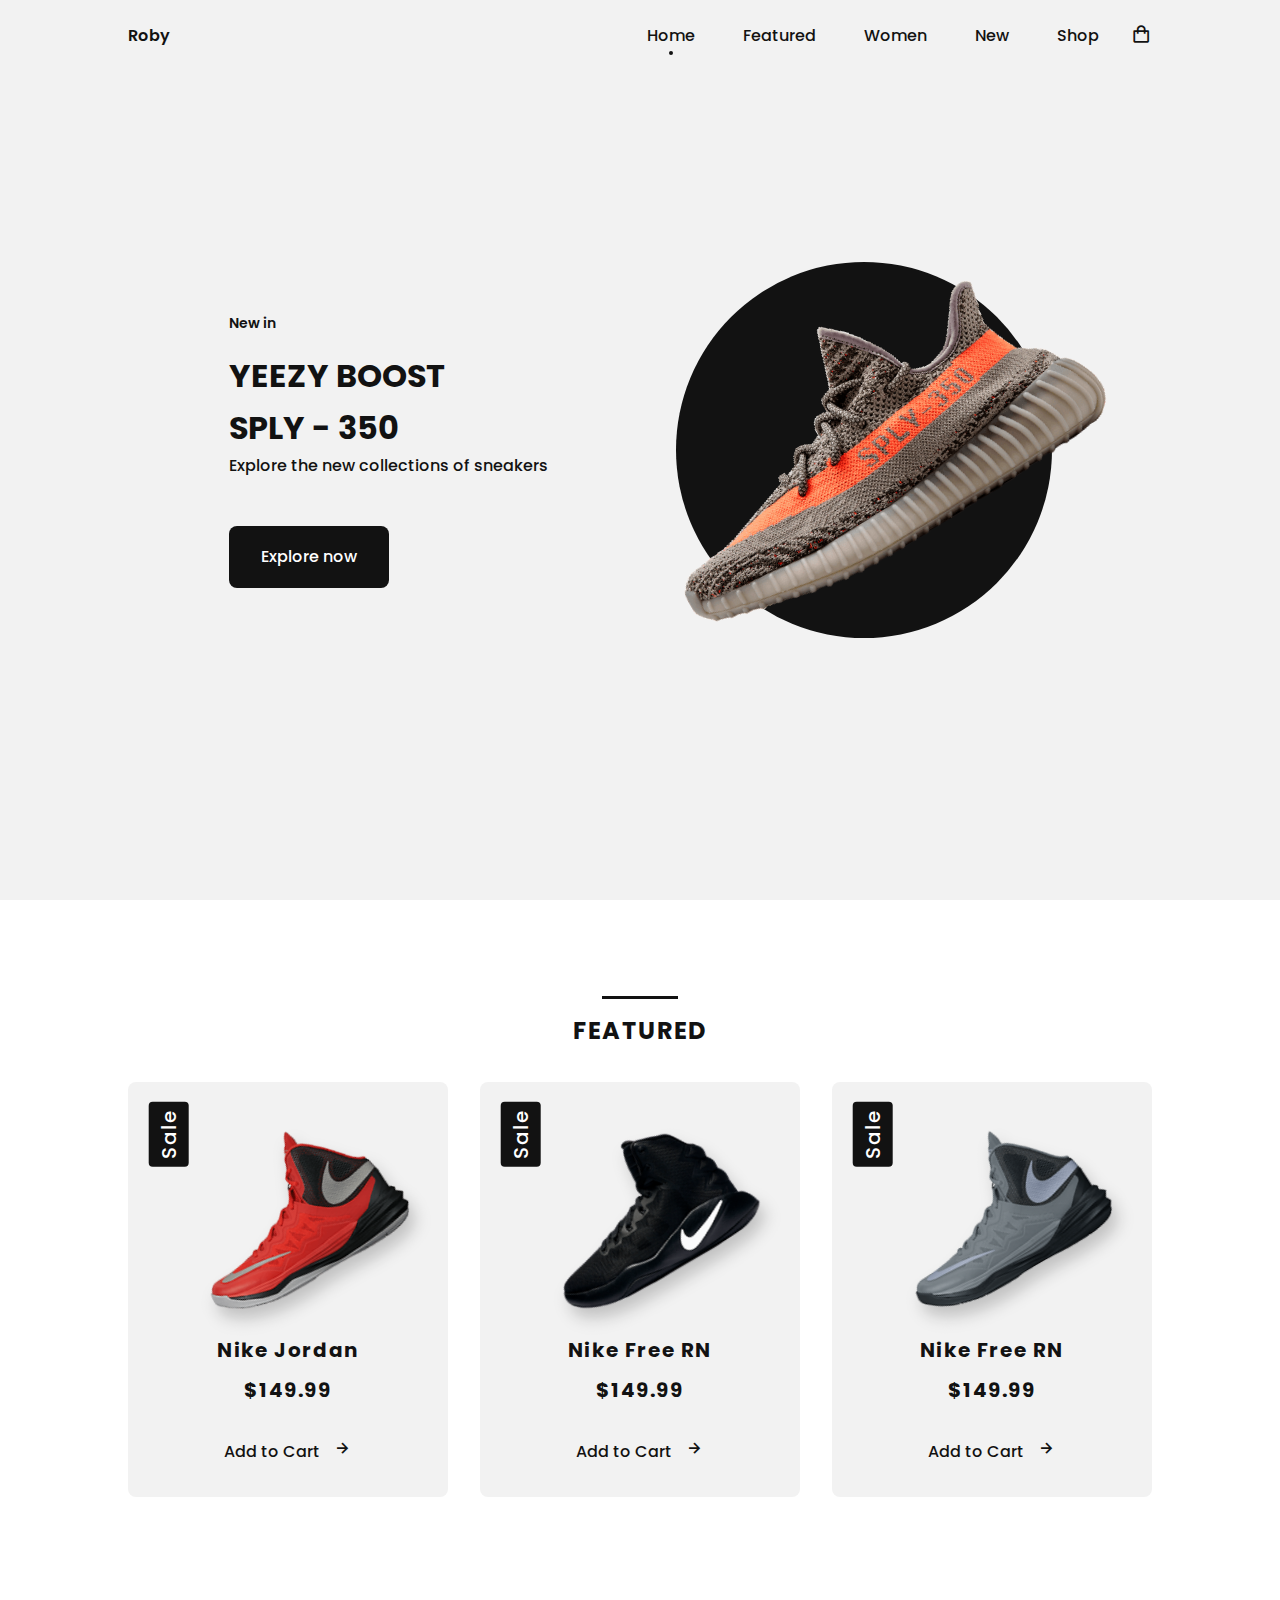
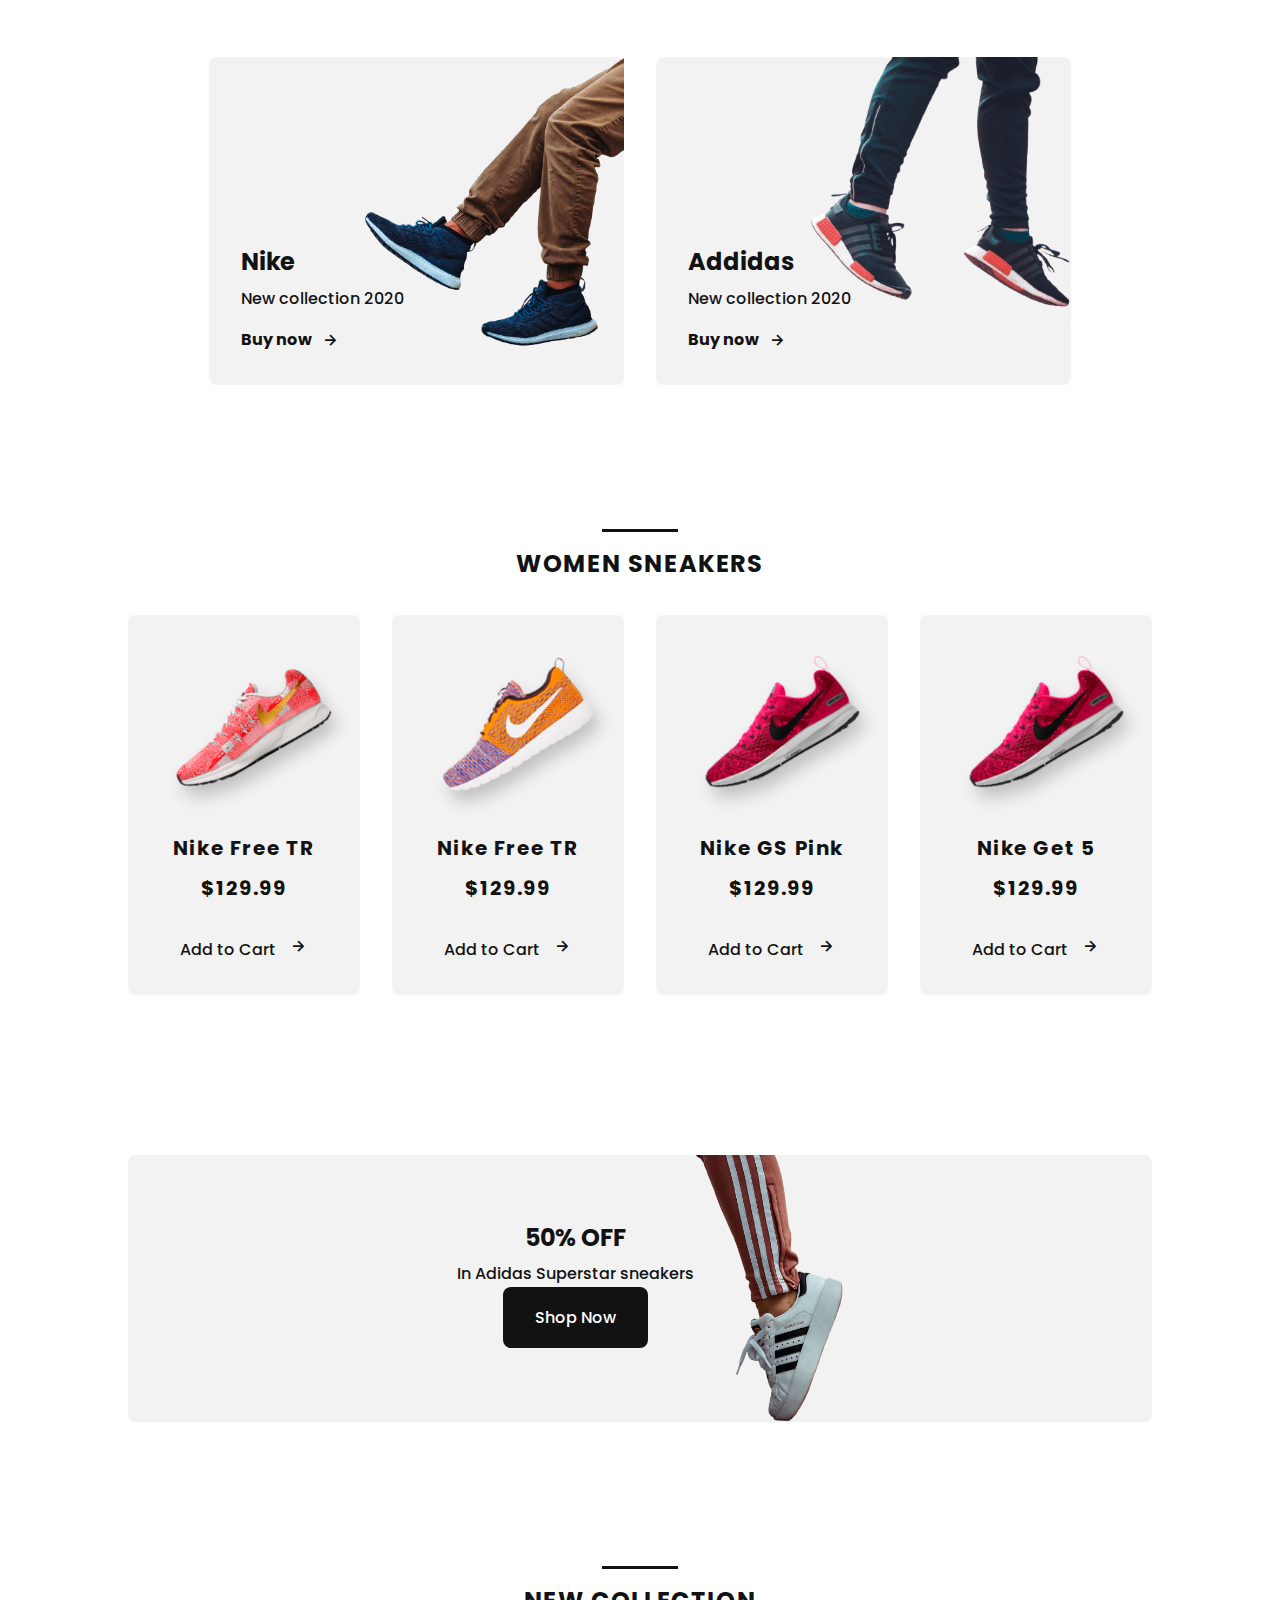
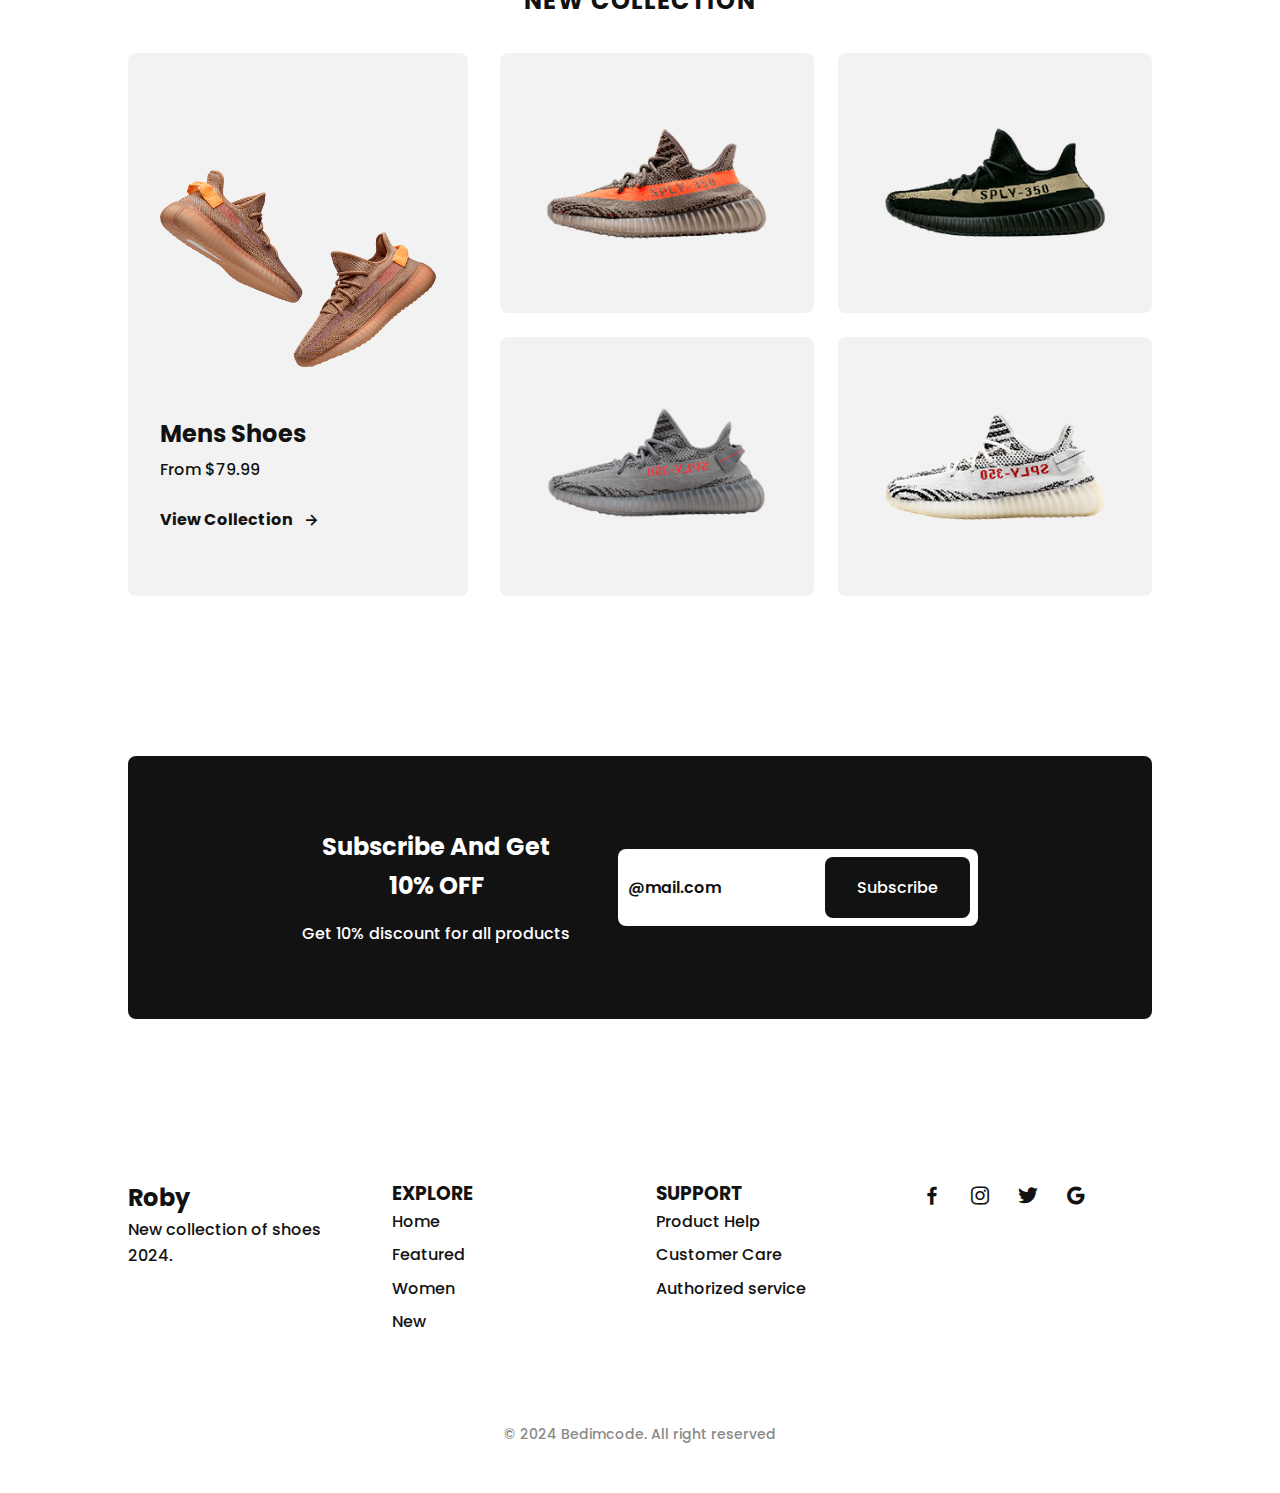
<file: Sneakers/index.html>
<!DOCTYPE html>
<html lang="en">
<head>
    <meta charset="UTF-8">
    <meta name="viewport" content="width=device-width, initial-scale=1.0">
    <link rel="stylesheet" href="./style.css">
    <link href='https://unpkg.com/boxicons@2.1.4/css/boxicons.min.css' rel='stylesheet'>
    <style>
        @import url('https://fonts.googleapis.com/css2?family=Poppins:ital,wght@0,100;0,200;0,300;0,400;0,500;0,600;0,700;0,800;0,900;1,100;1,200;1,300;1,400;1,500;1,600;1,700;1,800;1,900&display=swap');
    </style>
    <title>Sneakers</title>
</head>
<body>
    <!-- HEADER -->
     <header class="l-header" id="header">
        <nav class="nav bd-grid">
            <div class="nav__toggle" id="nav-toggle">
                <i class='bx bxs-grid'></i>
            </div>

            <a href="#" class="nav__logo">Roby</a>

            <div class="nav__menu" id="nav-menu">
                <ul class="nav__list">
                    <li class="nav__item"><a href="#home" class="nav__link active">Home</a></li>
                    <li class="nav__item"><a href="#featured" class="nav__link">Featured</a></li>
                    <li class="nav__item"><a href="#women" class="nav__link">Women</a></li>
                    <li class="nav__item"><a href="#new" class="nav__link">New</a></li>
                    <li class="nav__item"><a href="./shop.html" class="nav__link">Shop</a></li>
                </ul>
            </div>

            <div class="nav__shop">
                <i class='bx bx-shopping-bag'></i>
            </div>
        </nav>
    </header>

    <main class="l-main">
        <!-- HOME -->
         <section class="home" id="home">
            <div class="home__container bd-grid">
                <div class="home__sneaker">
                    <div class="home__shape"></div>
                    <img src="./photos/imghome.png" alt="" class="home__img">
                </div>

                <div class="home__data">
                    <span class="home__new">New in</span>
                    <h1 class="home_title">YEEZY BOOST <br> SPLY - 350</h1>
                    <p class="home__description">Explore the new collections of sneakers</p>
                    <a href="#" class="button">Explore now</a>
                </div>
            </div>
         </section>

         <!-- FEATURED -->
         <section class="featured section" id="featured">
            <h2 class="section-title">FEATURED</h2>

            <div class="featured__container bd-grid">
                <article class="sneaker">
                    <div class="sneaker__sale">Sale</div>
                    <img src="./photos/featured1.png" alt="" class="sneaker__img">
                    <span class="sneaker__name">Nike Jordan</span>
                    <span class="sneaker__preci">$149.99</span>
                    <a href="" class="buttton-light">Add to Cart <i class='bx bx-right-arrow-alt button-icon'></i></a>
                </article>

                <article class="sneaker">
                    <div class="sneaker__sale">Sale</div>
                    <img src="./photos/featured2.png" alt="" class="sneaker__img">
                    <span class="sneaker__name">Nike Free RN</span>
                    <span class="sneaker__preci">$149.99</span>
                    <a href="" class="buttton-light">Add to Cart <i class='bx bx-right-arrow-alt button-icon'></i></a>
                </article>

                <article class="sneaker">
                    <div class="sneaker__sale">Sale</div>
                    <img src="./photos/featured3.png" alt="" class="sneaker__img">
                    <span class="sneaker__name">Nike Free RN</span>
                    <span class="sneaker__preci">$149.99</span>
                    <a href="" class="buttton-light">Add to Cart <i class='bx bx-right-arrow-alt button-icon'></i></a>
                </article>
            </div>
         </section>

         <section class="collection section">
            <div class="collection__container bd-grid">
                <div class="collection__card">
                    <div class="collection__data">
                        <h3 class="collection__name">Nike</h3>
                        <p class="collection__description">New collection 2020</p>
                        <a href="" class="button-light">Buy now <i class='bx bx-right-arrow-alt button-icon'></i></a>
                    </div>

                    <img src="./photos/collection1.png" alt="" class="collection__img">
                </div>
                <div class="collection__card">
                    <div class="collection__data">
                        <h3 class="collection__name">Addidas</h3>
                        <p class="collection__description">New collection 2020</p>
                        <a href="" class="button-light">Buy now <i class='bx bx-right-arrow-alt button-icon'></i></a>
                    </div>

                    <img src="./photos/collection2.png" alt="" class="collection__img">
                </div>
            </div>
         </section>

         <section class="women section" id="women">
            <h2 class="section-title">WOMEN SNEAKERS</h2>

                <div class="women__container bd-grid">
                    <article class="sneaker">
                        <img src="./photos/women1.png" alt="" class="sneaker__img">
                        <span class="sneaker__name">Nike Free TR</span>
                        <span class="sneaker__preci">$129.99</span>
                        <a href="" class="buttton-light">Add to Cart <i class='bx bx-right-arrow-alt button-icon'></i></a>
                    </article>

                    <article class="sneaker">
                        <img src="./photos/women2.png" alt="" class="sneaker__img">
                        <span class="sneaker__name">Nike Free TR</span>
                        <span class="sneaker__preci">$129.99</span>
                        <a href="" class="buttton-light">Add to Cart <i class='bx bx-right-arrow-alt button-icon'></i></a>
                    </article>

                    <article class="sneaker">
                        <img src="./photos/women3.png" alt="" class="sneaker__img">
                        <span class="sneaker__name">Nike GS Pink</span>
                        <span class="sneaker__preci">$129.99</span>
                        <a href="" class="buttton-light">Add to Cart <i class='bx bx-right-arrow-alt button-icon'></i></a>
                    </article>

                    <article class="sneaker">
                        <img src="./photos/women3.png" alt="" class="sneaker__img">
                        <span class="sneaker__name">Nike Get 5</span>
                        <span class="sneaker__preci">$129.99</span>
                        <a href="" class="buttton-light">Add to Cart <i class='bx bx-right-arrow-alt button-icon'></i></a>
                    </article>
                </div>
         </section>

         <section class="offer section">
            <div class="offer__container bd-grid">
                <div class="offer__data">
                    <h3 class="offer__title">50% OFF</h3>
                    <p class="offer__desctiption">In Adidas Superstar sneakers</p>
                    <a href="#" class="button">Shop Now</a>
                </div>

                <img src="./photos/offert.png" alt="" class="offer__img">
            </div>
         </section>

         <section class="new section" id="id">
            <h2 class="section-title">NEW COLLECTION</h2>

            <div class="new__container bd-grid">
                <div class="new__mens">
                    <img src="./photos/new1.png" alt="" class="new__mens-img">
                    <h3 class="new__title">Mens Shoes</h3>
                    <span class="new__preci">From $79.99</span>
                    <a href="#" class="button-light">View Collection <i class='bx bx-right-arrow-alt button-icon'></i></a>
                </div>


                <div class="new__sneaker">
                    <div class="new__sneaker-card">
                        <img src="./photos/new2.png" alt="" class="new__sneaker-img">
                        <div class="new__sneaker-overlay">
                            <a href="#" class="button">Add to Cart</a>
                        </div>
                    </div>

                    <div class="new__sneaker-card">
                        <img src="./photos/new3.png" alt="" class="new__sneaker-img">
                        <div class="new__sneaker-overlay">
                            <a href="#" class="button">Add to Cart</a>
                        </div>
                    </div>
                     
                    <div class="new__sneaker-card">
                        <img src="./photos/new4.png" alt="" class="new__sneaker-img">
                        <div class="new__sneaker-overlay">
                            <a href="#" class="button">Add to Cart</a>
                        </div>
                    </div>

                    <div class="new__sneaker-card">
                        <img src="./photos/new5.png" alt="" class="new__sneaker-img">
                        <div class="new__sneaker-overlay">
                            <a href="#" class="button">Add to Cart</a>
                        </div>
                    </div>
                </div>
            </div>
         </section>


         <section class="newsletter section">
            <div class="newsletter__container bd-grid">
                <div>
                    <h3 class="newsletter__title">Subscribe And Get <br> 10% OFF</h3>
                    <p class="newsletter__description">Get 10% discount for all products</p>
                </div>

                <form action="" class="newsletter__subscribe">
                    <input type="text" placeholder="@mail.com" class="newsletter__input">
                    <a href="#" class="button">Subscribe</a>   
                </form>
            </div>
         </section>
    </main>

    <!-- / FEATURED -->

    
    <!-- FOOTER -->
     <footer class="footer section">
        <div class="footer__container bd-grid">
            <div class="footer__box">
                <h3 class="footer__title">Roby</h3>
                <p class="footer__description">New collection of shoes 2024.</p>
            </div>

            <div class="footer__box">
                <h3 class="footer__titlle">EXPLORE</h3>
                <ul>
                    <li><a href="#home" class="footer__link">Home</a></li>
                    <li><a href="#featured" class="footer__link">Featured</a></li>
                    <li><a href="#women" class="footer__link">Women</a></li>
                    <li><a href="#new" class="footer__link">New</a></li>
                </ul>
            </div>

            <div class="footer__box">
                <h3 class="footer__titlle">SUPPORT</h3>
                <ul>
                    <li><a href="#" class="footer__link">Product Help</a></li>
                    <li><a href="#" class="footer__link">Customer Care</a></li>
                    <li><a href="" class="footer__link">Authorized service</a></li>
                </ul>
            </div>

            <div class="footer__box">
                 <a href="" class="footer__social"><i class='bx bxl-facebook'></i></a>
                 <a href="" class="footer__social"><i class='bx bxl-instagram'></i></a>
                 <a href="" class="footer__social"><i class='bx bxl-twitter'></i></a>
                 <a href="" class="footer__social"><i class='bx bxl-google'></i></a>
            </div>
        </div>

        <p class="footer__copy">&#169; 2024 Bedimcode. All right reserved</p>
     </foter>
    <!-- /FOOTER -->

    <!-- MAIN JS -->
    <script src="main.js"></script>
</body>
</html>
</file>
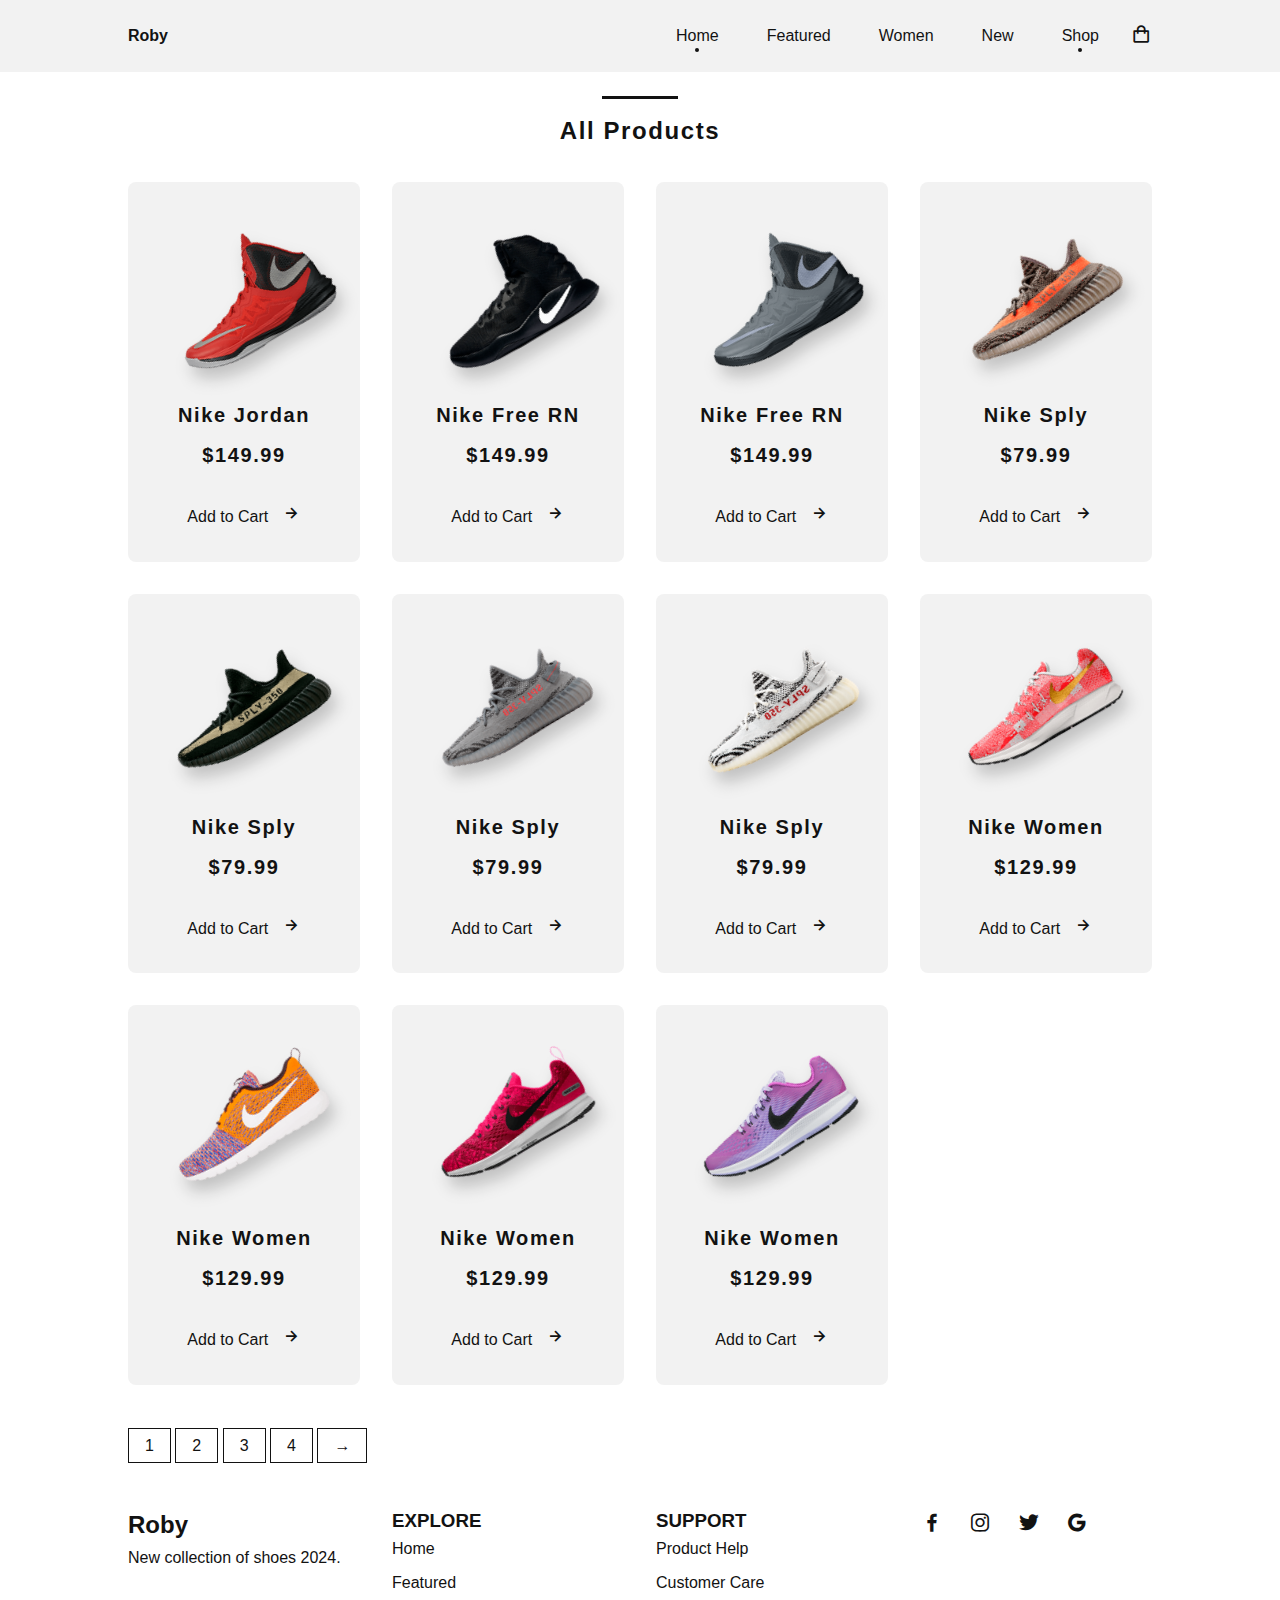
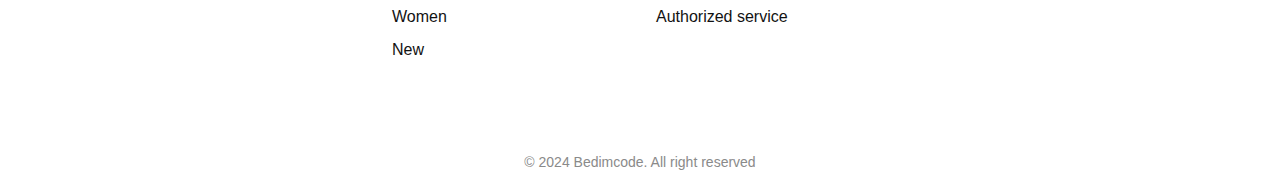
<file: Sneakers/shop.html>
<!DOCTYPE html>
<html lang="en">
<head>
    <meta charset="UTF-8">
    <meta name="viewport" content="width=device-width, initial-scale=1.0">
    
    <link rel="stylesheet" href="./style.css">

    <link href='https://unpkg.com/boxicons@2.1.4/css/boxicons.min.css' rel='stylesheet'>



    <title>Responsive Ecommerce Website Sneakers</title>
</head>
<body>
    <header class="l-header" id="header">

        <nav class="nav bd-grid">
            <div class="nav__toggle" id="nav-toggle">
                <i class='bx bxs-grid'></i>
            </div>

            <a href="#" class="nav__logo">Roby</a>

            <div class="nav__menu" id="nav-menu">
                <ul class="nav__list">
                    <li class="nav__item"><a href="./index.html" class="nav__link active">Home</a></li>
                    <li class="nav__item"><a href="./index.html" class="nav__link">Featured</a></li>
                    <li class="nav__item"><a href="./index.html" class="nav__link">Women</a></li>
                    <li class="nav__item"><a href="./index.html" class="nav__link">New</a></li>
                    <li class="nav__item"><a href="#shop" class="nav__link active">Shop</a></li>
                </ul>
            </div>

            <div class="nav__shop">
                <i class='bx bx-shopping-bag'></i>
            </div>
        </nav>

    </header>

    <main class="l-main">

        <section class="featured section" id="shop">
            <h2 class="section-title">All Products</h2>

            <div class="featured__container bd-grid">
                <article class="sneaker">
                    <img src="./photos/featured1.png" alt="" class="sneaker__img">
                    <span class="sneaker__name">Nike Jordan</span>
                    <span class="sneaker__preci">$149.99</span>
                    <a href="" class="buttton-light">Add to Cart <i class='bx bx-right-arrow-alt button-icon'></i></a>
                </article>

                <article class="sneaker">
                    <img src="./photos/featured2.png" alt="" class="sneaker__img">
                    <span class="sneaker__name">Nike Free RN</span>
                    <span class="sneaker__preci">$149.99</span>
                    <a href="" class="buttton-light">Add to Cart <i class='bx bx-right-arrow-alt button-icon'></i></a>
                </article>

                <article class="sneaker">
                    <img src="./photos/featured3.png" alt="" class="sneaker__img">
                    <span class="sneaker__name">Nike Free RN</span>
                    <span class="sneaker__preci">$149.99</span>
                    <a href="" class="buttton-light">Add to Cart <i class='bx bx-right-arrow-alt button-icon'></i></a>
                </article>

                <article class="sneaker">
                    <img src="./photos/new2.png" alt="" class="sneaker__img">
                    <span class="sneaker__name">Nike Sply</span>
                    <span class="sneaker__preci">$79.99</span>
                    <a href="" class="buttton-light">Add to Cart <i class='bx bx-right-arrow-alt button-icon'></i></a>
                </article>

                <article class="sneaker">
                    <img src="./photos/new3.png" alt="" class="sneaker__img">
                    <span class="sneaker__name">Nike Sply</span>
                    <span class="sneaker__preci">$79.99</span>
                    <a href="" class="buttton-light">Add to Cart <i class='bx bx-right-arrow-alt button-icon'></i></a>
                </article>

                <article class="sneaker">
                    <img src="./photos/new4.png" alt="" class="sneaker__img">
                    <span class="sneaker__name">Nike Sply</span>
                    <span class="sneaker__preci">$79.99</span>
                    <a href="" class="buttton-light">Add to Cart <i class='bx bx-right-arrow-alt button-icon'></i></a>
                </article>

                <article class="sneaker">
                    <img src="./photos/new5.png" alt="" class="sneaker__img">
                    <span class="sneaker__name">Nike Sply</span>
                    <span class="sneaker__preci">$79.99</span>
                    <a href="" class="buttton-light">Add to Cart <i class='bx bx-right-arrow-alt button-icon'></i></a>
                </article>

                <article class="sneaker">
                    <img src="./photos/women1.png" alt="" class="sneaker__img">
                    <span class="sneaker__name">Nike Women</span>
                    <span class="sneaker__preci">$129.99</span>
                    <a href="" class="buttton-light">Add to Cart <i class='bx bx-right-arrow-alt button-icon'></i></a>
                </article>

                <article class="sneaker">
                    <img src="./photos/women2.png" alt="" class="sneaker__img">
                    <span class="sneaker__name">Nike Women</span>
                    <span class="sneaker__preci">$129.99</span>
                    <a href="" class="buttton-light">Add to Cart <i class='bx bx-right-arrow-alt button-icon'></i></a>
                </article>

                <article class="sneaker">
                    <img src="./photos/women3.png" alt="" class="sneaker__img">
                    <span class="sneaker__name">Nike Women</span>
                    <span class="sneaker__preci">$129.99</span>
                    <a href="" class="buttton-light">Add to Cart <i class='bx bx-right-arrow-alt button-icon'></i></a>
                </article>

                <article class="sneaker">
                    <img src="./photos/women4.png" alt="" class="sneaker__img">
                    <span class="sneaker__name">Nike Women</span>
                    <span class="sneaker__preci">$129.99</span>
                    <a href="" class="buttton-light">Add to Cart <i class='bx bx-right-arrow-alt button-icon'></i></a>
                </article>
            </div>

            <div class="sneaker__pages bd-grid">
                <div>
                    <span class="sneaker__pag">1</span>
                    <span class="sneaker__pag">2</span>
                    <span class="sneaker__pag">3</span>
                    <span class="sneaker__pag">4</span>
                    <span class="sneaker__pag">&#8594;</span>
                </div>
            </div>
         </section>
    </main>

    <!-- FOOTER -->

    <foter class="footer section">
        <div class="footer__container bd-grid">
            <div class="footer__box">
                <h3 class="footer__title">Roby</h3>
                <p class="footer__description">New collection of shoes 2024.</p>
            </div>

            <div class="footer__box">
                <h3 class="footer__titlle">EXPLORE</h3>
                <ul>
                    <li><a href="#home" class="footer__link">Home</a></li>
                    <li><a href="#featured" class="footer__link">Featured</a></li>
                    <li><a href="#women" class="footer__link">Women</a></li>
                    <li><a href="#new" class="footer__link">New</a></li>
                </ul>
            </div>

            <div class="footer__box">
                <h3 class="footer__titlle">SUPPORT</h3>
                <ul>
                    <li><a href="#" class="footer__link">Product Help</a></li>
                    <li><a href="#" class="footer__link">Customer Care</a></li>
                    <li><a href="" class="footer__link">Authorized service</a></li>
                </ul>
            </div>

            <div class="footer__box">
                 <a href="" class="footer__social"><i class='bx bxl-facebook'></i></a>
                 <a href="" class="footer__social"><i class='bx bxl-instagram'></i></a>
                 <a href="" class="footer__social"><i class='bx bxl-twitter'></i></a>
                 <a href="" class="footer__social"><i class='bx bxl-google'></i></a>
            </div>
        </div>

        <p class="footer__copy">&#169; 2024 Bedimcode. All right reserved</p>
     </foter>

    <script src="main.js"></script>
</body>
</html>
</file>
<file: Sneakers/style.css>
:root{
    --header-height: 3rem;
    --font-medium: 500;
    --font-semi-bold: 600;
    --font-bold: 700;
    --dark-color:#121212;
    --dark-color-light: #8A8A8A;
    --dark-color-lighten: #F2F2F2;
    --white-color:#FFF;
    --body-font: 'Poppins', sans-serif;
    --big-font-size: 1.25rem;
    --bigger-font-size: 1.5rem;
    --biggest-font-size: 2rem;
    --h2-font-size: 1.25rem;
    --normal-font-size: .938rem;
    --smaller-font-size: .813rem;
    --mb-1: .5rem;
    --mb-2: 1rem;
    --mb-3: 1.5rem;
    --mb-4: 2rem;
    --mb-5: 2.5rem;
    --mb-6: 3rem;
    --z-fixed: 100;
    --rotate-img: rotate(-30deg);
}

@media screen and (min-width: 768px){
    :root{
    --big-font-size: 1.5rem;
    --bigger-font-size: 2rem;
    --biggest-font-size: 3rem;
    --normal-font-size: 1rem;
    --smaller-font-size: .875rem;
    }
}

*,::before,::after{
    box-sizing: border-box;
}

html{
    scroll-behavior: smooth;
}

body{
    margin: var(--header-height) 0 0 0;
    font-family: var(--body-font);
    font-size: var(--normal-font-size);
    font-weight: var(--font-medium);
    color: var(--dark-color);
    line-height: 1.6;
}

h1,h2,h3,p,ul{
    margin: 0;
}

ul{
    padding: 0;
    list-style: none;
}

a{
    text-decoration: none;
    color: var(--dark-color);
}

img{
    max-width: 100%;
    height: auto;
    display: block;
}

.section{
    padding: 5rem 0 2rem;
}

.section-title{
    position: relative;
    font-size: var(--big-font-size);
    margin-bottom: var(--mb-4);
    text-align: center;
    letter-spacing: .1rem;
}

.section-title::after{
    content: '';
    position: absolute;
    width: 56px;
    height: .18rem;
    top: -1rem;
    left: 0;
    right: 0;
    margin: auto;
    background-color: var(--dark-color);
}

.bd-grid{
    max-width: 1024px;
    display: grid;
    grid-template-columns: 100%;
    column-gap: 2rem;
    width: calc(100% - 2rem);
    margin-left: var(--mb-2);
    margin-right: var(--mb-2);
}

.l-header{
    width: 100%;
    position: fixed;
    top: 0;
    left: 0;
    z-index: var(--z-fixed);
    background-color: var(--dark-color-lighten);
}

.nav{
    height: var(--header-height);
    display: flex;
    justify-content: space-between;
    align-items: center;
}

@media screen and (max-width: 768px){
    .nav__menu{
        position: fixed;
        top: var(--header-height);
        left: -100%;
        width: 70%;
        height: 100vh;
        padding: 2rem;
        background-color: var(--white-color);
        transition: .5s;
    }
}

.nav__item{
    margin-bottom: var(--mb-4);
}

.nav__logo{
    font-weight: var(--font-semi-bold);
}

.nav__toggle, .nav__shop{
    font-size: 1.3rem;
    cursor: pointer;
}

.show{
    left: 0;
}

.active{
    position: relative;
}

.active::before{
    content: '';
    position: absolute;
    bottom: -.5rem;
    left: 45%;
    width: 4px;
    height: 4px;
    background-color: var(--dark-color);
    border-radius: 50%;
}
.scroll-header{
    background-color: var(--white-color);
    box-shadow: 0 2px 4px rgba(0, 0, 0, .1);
}

.home{
    background-color: var(--dark-color-lighten);
    overflow: hidden;
}

.home__container{
    height: calc(100vh - var(--header-height));
}

.home__sneaker{
    position: relative;
    display: flex;
    justify-content: center;
    align-self: center;
}

.home__shape{
    width: 220px;
    height: 220px;
    background-color: var(--dark-color);
    border-radius: 50%;
}

.home__img{
    position: absolute;
    top: 1.5rem;
    max-width: initial;
    width: 275px;
    transform: var(--rotate-img);
}

.home__new{
    display: block;
    font-size: var(--smaller-font-size);
    font-weight: var(--font-semi-bold);
    margin-bottom: var(--mb-2);
}

.home__title{
    font-size: var(--big-font-size);
    margin-bottom: var(--mb-1);
}

.home__description{
    margin-bottom: var(--mb-6);
}

.button{
    display: inline-block;
    background-color: var(--dark-color);
    color: var(--white-color);
    padding: 1.125rem 2rem;
    font-weight: var(--font-medium);
    border-radius: .5rem;
    transition: .3s;
}

.button:hover{
    transform: translateY(-.25rem);
}

.button-light{
    display: inline-flex;
    color: var(--dark-color);
    font-weight: var(--font-bold);
    align-items: center;
}

.button-icon{
    font-size: 1.25rem;
    margin-left: var(--mb-1);
    transition: .3s;
}

.button-light:hover .button-icon{
    transform: translateX(.25rem);
}

.featured__container{
    row-gap: 2rem;
    grid-template-columns: repeat(auto-fit, minmax(220px, 1fr));
}

.sneaker{
    position: relative;
    display: flex;
    flex-direction: column;
    align-items: center;
    padding: 2rem;
    background-color: var(--dark-color-lighten);
    border-radius: .5rem;
    transition: .3s;
}

.sneaker__sale{
    position: absolute;
    left: .5rem;
    background-color: var(--dark-color);
    color: var(--white-color);
    padding: .25rem .5rem;
    border-radius: .25rem;
    font-size: var(--h2-font-size);
    transform: rotate(-90deg);
    letter-spacing: .1rem;
}

.sneaker__img{
    width: 220px;
    margin-top: var(--mb-3);
    margin-bottom: var(--mb-6);
    transform: var(--rotate-img);
    filter: drop-shadow(0 12px 8px rgba(0,0,0,.2));
}

.sneaker__name, .sneaker__preci{
    font-size: var(--h2-font-size);
    letter-spacing: .1rem;
    font-weight: var(--font-bold);
}

.sneaker__name{
    margin-bottom: var(--mb-1);
}

.sneaker__preci{
    margin-bottom: var(--mb-4);
}

.sneaker:hover{
    transform: translateY(-.5rem);
}

.sneaker__pages{
    margin-top: var(--mb-6);
}

.sneaker__pag{
    padding: .5rem 1rem;
    border: 1px solid var(--dark-color);
}

.sneaker__pag:hover{
    background-color: var(--dark-color);
    color: var(--white-color);
}

.collection__container{
    row-gap: 2rem;
    justify-content: center;
}

.collection__card{
    position: relative;
    display: flex;
    height: 328px;
    background-color: var(--dark-color-lighten);
    padding: 2rem;
    border-radius: .5rem;
    transition: .3s;
}

.collection__data{
    align-self: flex-end;
}

.collection__img{
    position: absolute;
    top: 0;
    right: 0;
    width: 230px;
}

.collection__name{
    font-size: var(--big-font-size);
    margin-bottom: .25rem;
}

.collection__description{
    margin-bottom: var(--mb-2);
}

.collection__card:hover{
    transform: translateY(-.5rem);
}

.women__container{
    row-gap: 2rem;
    grid-template-columns: repeat(auto-fit, minmax(220px, 1fr));
}

.offer__container{
    grid-template-columns: 55% 45%;
    column-gap: 0;
    background-color: var(--dark-color-lighten);
    border-radius: .5rem;
    justify-content: center;
}

.offer__data{
    padding: 4rem 0 4rem 1.5rem;
}

.offer__title{
    font-size: var(--big-font-size);
    margin-bottom: .25rem;
}

.offer__decription{
    margin-bottom: var(--mb-3);
}

.offer__img{
    width: 153px;
}

.new__container{
    row-gap: 2rem;
}

.new__mens{
    display: flex;
    flex-direction: column;
    justify-content: center;
    background-color: var(--dark-color-lighten);
    border-radius: .5rem;
    padding: 2rem;
}

.new__mens-img{
    width: 276px;
    margin-bottom: var(--mb-3);
}

.new__title{
    font-size: var(--big-font-size);
    margin-bottom: .25rem;
}
.new__preci{
    display: block;
    margin-bottom: var(--mb-3);
}

.new__sneaker{
    display: grid;
    gap: 1.5rem;
    grid-template-columns: repeat(auto-fit, minmax(220px, 1fr));
}

.new__sneaker-card{
    position: relative;
    padding: 3.5rem 1.5rem;
    background-color: var(--dark-color-lighten);
    border-radius: .5rem;
    overflow: hidden;
    display: flex;
    justify-content: center;
}

.new__sneaker-img{
    width: 220px;
}

.new__sneaker-overlay{
    position: absolute;
    left: 0;
    bottom: -100%;
    width: 100%;
    height: 100%;
    display: flex;
    justify-content: center;
    align-items: center;
    background-color: rgba(138, 138, 138,.3);
    transition: .3s;
}

.new__sneaker-card:hover .new__sneaker-overlay{
    bottom: 0;
}

.newsletter__container{
    background-color: var(--dark-color);
    color: var(--white-color);
    padding: 2rem .5rem;
    border-radius: .5rem;
    text-align: center;
}

.newsletter__title{
    font-size: var(--big-font-size);
    margin-bottom: var(--mb-2);
}

.newsletter__description{
    margin-bottom: var(--mb-5);
}

.newsletter__subscribe{
    display: flex;
    column-gap: .5rem;
    background-color: var(--white-color);
    padding: .5rem;
    border-radius: .5rem;
}

.newsletter__input{
    outline: none;
    border: none;
    width: 90%;
    font-size: var(--normal-font-size);
}

.newsletter__input::placeholder{
    color: var(--dark-color);
    font-family: var(--body-font);
    font-size: var(--normal-font-size);
    font-weight: var(--font-semi-bold);
}

.footer__container{
    grid-template-columns: repeat(auto-fit,minmax(220px, 1fr));
}

.footer__box{
    margin-bottom: var(--mb-4);
}

.footer__title{
    font-size: var(--big-font-size);
}

.footer__link{
    display: block;
    width: max-content;
    margin-bottom: var(--mb-1);
}

.footer__social{
    font-size: 1.5rem;
    margin-right: 1.25rem;
}

.footer__copy{
    padding-top: 3rem;
    font-size: var(--smaller-font-size);
    color: var(--dark-color-light);
    text-align: center;
}

@media screen and (min-width: 576px){
    .collection__container{
        grid-template-columns: 415px;
    }

    .collection__img{
        width: 260px;
    }

    .offer__container{
        grid-template-columns: max-content max-content;
    }

    .offer__data{
        text-align: center;
    }

    .new__mens{
        align-items: center;
    }
}

@media screen and (min-width: 768px){
    body{
        margin: 0;
    }

    .section{
        padding: 7rem 0 3rem;
    }

    .section-title::after{
        width: 76px;
    }

    .nav{
        height: calc(var(--header-height) + 1.5rem);
    }
    .nav__menu{
        margin-left: auto;
    }
    .nav__list{
        display: flex;
    }
    .nav__item{
        margin-left: var(--mb-6);
        margin-bottom: 0;
    }
    .nav__toggle{
        display: none;
    }

    .home__container{
        height: 100vh;
        grid-template-columns: max-content max-content;
        justify-content: center;
        align-items: center;
    }
    .home__sneaker{
        order: 1;
    }
    .home__shape{
        width: 376px;
        height: 376px;
    }
    .home__img{
        width: 470px;
        top: 3.5rem;
        right: 0;
        left: -3rem;
    }
    .newsletter__container{
        grid-template-columns: max-content max-content;
        justify-content: center;
        align-items: center;
        padding: 4.5rem 2rem;
        column-gap: 3rem;
    }
    .newsletter__description{
        margin-bottom: 0;
    }
    .newsletter__subscribe{
        width: 360px;
        height: max-content;
    }
}

@media screen and (min-width: 1024px){
    .bd-grid{
        margin-left: auto;
        margin-right: auto;
    }

    .home__container{
        column-gap: 8rem;
    }

    .collection__container{
        grid-template-columns: repeat(2, 415px);
    }

    .new__container{
        grid-template-columns: max-content 1fr;
    }
    .new__mens{
        align-items: initial;
        justify-content: flex-end;
        padding: 4rem 2rem;
    }
    .new__mens-img{
        margin-bottom: var(--mb-6);
    }
}
</file>
